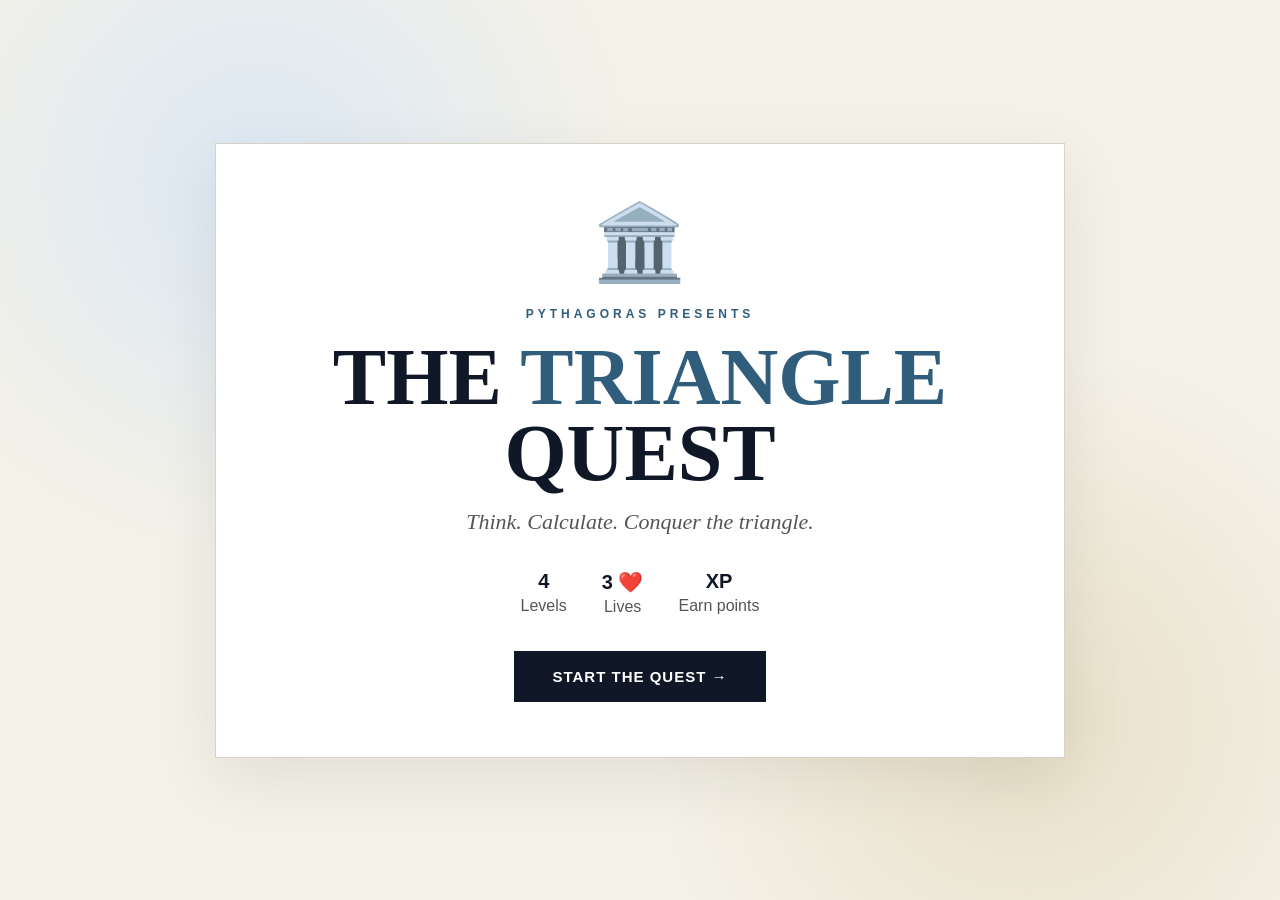
<file: index.html>
<!DOCTYPE html>
<html lang="en">
<head>
<meta charset="UTF-8">
<meta name="viewport" content="width=device-width, initial-scale=1.0">

<title>Pythagoras — The Triangle Quest</title>

<style>
    * {
        box-sizing: border-box;
        margin: 0;
        padding: 0;
    }

    body {
        font-family: Arial, Helvetica, sans-serif;
        background: #f4f1e8;
        color: #101828;
        min-height: 100vh;
    }

    button,
    input {
        font-family: inherit;
    }

    /* =========================
       START SCREEN
    ========================= */

    .screen {
        min-height: 100vh;
        display: none;
    }

    .screen.active {
        display: flex;
    }

    #startScreen {
        align-items: center;
        justify-content: center;
        padding: 30px;
        background:
            radial-gradient(circle at 20% 20%, #dbe8f4 0, transparent 30%),
            radial-gradient(circle at 80% 80%, #e8dfc7 0, transparent 30%),
            #f4f1e8;
    }

    .start-card {
        width: 100%;
        max-width: 850px;
        background: white;
        border: 1px solid #d8d3c7;
        padding: 55px;
        text-align: center;
        box-shadow: 0 20px 60px rgba(0,0,0,0.08);
    }

    .eyebrow {
        font-size: 12px;
        letter-spacing: 4px;
        color: #315d7c;
        font-weight: bold;
        margin-bottom: 18px;
    }

    .start-card h1 {
        font-family: Georgia, serif;
        font-size: clamp(42px, 8vw, 80px);
        line-height: 0.95;
        margin-bottom: 18px;
    }

    .start-card h1 span {
        color: #315d7c;
    }

    .subtitle {
        font-family: Georgia, serif;
        font-size: 22px;
        font-style: italic;
        margin-bottom: 35px;
        color: #555;
    }

    .pythagoras-face {
        font-size: 75px;
        margin-bottom: 20px;
    }

    .start-info {
        display: flex;
        justify-content: center;
        gap: 35px;
        flex-wrap: wrap;
        margin-bottom: 35px;
        color: #555;
    }

    .start-info strong {
        display: block;
        color: #101828;
        font-size: 20px;
        margin-bottom: 4px;
    }

    .start-button {
        border: none;
        background: #101828;
        color: white;
        padding: 17px 38px;
        font-size: 15px;
        font-weight: bold;
        letter-spacing: 1px;
        cursor: pointer;
        transition: 0.2s;
    }

    .start-button:hover {
        background: #315d7c;
        transform: translateY(-2px);
    }

    /* =========================
       GAME SCREEN
    ========================= */

    #gameScreen {
        flex-direction: column;
        background: #f4f1e8;
    }

    .topbar {
        width: 100%;
        background: #101828;
        color: white;
        padding: 15px 25px;
        display: flex;
        justify-content: space-between;
        align-items: center;
        gap: 20px;
        flex-wrap: wrap;
    }

    .logo {
        font-family: Georgia, serif;
        font-size: 20px;
    }

    .stats {
        display: flex;
        gap: 25px;
        font-size: 14px;
        font-weight: bold;
    }

    .game-container {
        width: 100%;
        max-width: 1000px;
        margin: auto;
        padding: 35px 20px 50px;
    }

    .progress-area {
        margin-bottom: 25px;
    }

    .progress-top {
        display: flex;
        justify-content: space-between;
        margin-bottom: 8px;
        font-size: 13px;
        font-weight: bold;
        color: #555;
    }

    .progress-bar {
        height: 8px;
        background: #ddd8cc;
        overflow: hidden;
    }

    .progress-fill {
        height: 100%;
        width: 25%;
        background: #315d7c;
        transition: width 0.3s;
    }

    .question-card {
        background: white;
        border: 1px solid #d8d3c7;
        padding: 45px;
        text-align: center;
        box-shadow: 0 15px 40px rgba(0,0,0,0.06);
    }

    .level-label {
        color: #315d7c;
        font-size: 12px;
        font-weight: bold;
        letter-spacing: 3px;
        margin-bottom: 15px;
    }

    .question-card h2 {
        font-family: Georgia, serif;
        font-size: clamp(28px, 5vw, 45px);
        margin-bottom: 30px;
    }

    .triangle {
        position: relative;
        width: 230px;
        height: 180px;
        margin: 10px auto 35px;
    }

    .triangle svg {
        width: 100%;
        height: 100%;
    }

    .answers {
        display: grid;
        grid-template-columns: repeat(2, minmax(0, 1fr));
        gap: 15px;
        max-width: 550px;
        margin: auto;
    }

    .answer-button {
        background: #f8f6f0;
        border: 2px solid #d8d3c7;
        padding: 17px;
        font-size: 17px;
        font-weight: bold;
        cursor: pointer;
        transition: 0.2s;
    }

    .answer-button:hover {
        border-color: #315d7c;
        background: #edf3f7;
    }

    .answer-button.correct {
        background: #dcefe2;
        border-color: #4d8a61;
    }

    .answer-button.wrong {
        background: #f5dddd;
        border-color: #a84d4d;
    }

    .number-input {
        display: block;
        width: 220px;
        margin: 0 auto 15px;
        padding: 15px;
        text-align: center;
        border: 2px solid #d8d3c7;
        font-size: 20px;
        outline: none;
    }

    .number-input:focus {
        border-color: #315d7c;
    }

    .submit-button {
        border: none;
        background: #101828;
        color: white;
        padding: 15px 30px;
        font-weight: bold;
        cursor: pointer;
    }

    .submit-button:hover {
        background: #315d7c;
    }

    .formula {
        font-family: Georgia, serif;
        font-size: 45px;
        margin: 30px 0;
        color: #315d7c;
    }

    .feedback {
        min-height: 30px;
        margin-top: 25px;
        font-weight: bold;
        font-size: 17px;
    }

    .feedback.correct-text {
        color: #3f7951;
    }

    .feedback.wrong-text {
        color: #a84d4d;
    }

    .next-button {
        display: none;
        margin: 20px auto 0;
        border: none;
        background: #315d7c;
        color: white;
        padding: 14px 30px;
        font-weight: bold;
        cursor: pointer;
    }

    /* =========================
       RESULT SCREEN
    ========================= */

    #resultScreen {
        align-items: center;
        justify-content: center;
        padding: 30px;
        text-align: center;
        background:
            radial-gradient(circle at 30% 20%, #dbe8f4 0, transparent 30%),
            #f4f1e8;
    }

    .result-card {
        width: 100%;
        max-width: 650px;
        background: white;
        border: 1px solid #d8d3c7;
        padding: 55px 35px;
        box-shadow: 0 20px 60px rgba(0,0,0,0.08);
    }

    .result-emoji {
        font-size: 75px;
        margin-bottom: 15px;
    }

    .result-card h1 {
        font-family: Georgia, serif;
        font-size: 48px;
        margin-bottom: 15px;
    }

    .result-score {
        font-size: 28px;
        font-weight: bold;
        color: #315d7c;
        margin: 20px 0;
    }

    .result-card p {
        color: #666;
        margin-bottom: 30px;
    }

    /* =========================
       RESPONSIVE
    ========================= */

    @media (max-width: 650px) {

        .start-card {
            padding: 35px 20px;
        }

        .stats {
            width: 100%;
            justify-content: space-between;
            gap: 10px;
        }

        .topbar {
            padding: 14px 15px;
        }

        .question-card {
            padding: 30px 18px;
        }

        .answers {
            grid-template-columns: 1fr;
        }

        .formula {
            font-size: 34px;
        }
    }
</style>
</head>


<body>

<!-- =========================
     START SCREEN
========================= -->

<section id="startScreen" class="screen active">

    <div class="start-card">

        <div class="pythagoras-face">🏛️</div>

        <div class="eyebrow">
            PYTHAGORAS PRESENTS
        </div>

        <h1>
            THE <span>TRIANGLE</span><br>
            QUEST
        </h1>

        <div class="subtitle">
            Think. Calculate. Conquer the triangle.
        </div>

        <div class="start-info">

            <div>
                <strong>4</strong>
                Levels
            </div>

            <div>
                <strong>3 ❤️</strong>
                Lives
            </div>

            <div>
                <strong>XP</strong>
                Earn points
            </div>

        </div>

        <button class="start-button" onclick="startGame()">
            START THE QUEST →
        </button>

    </div>

</section>


<!-- =========================
     GAME SCREEN
========================= -->

<section id="gameScreen" class="screen">

    <div class="topbar">

        <div class="logo">
            PYTHAGORAS
        </div>

        <div class="stats">

            <div>
                ❤️ <span id="lives">3</span>
            </div>

            <div>
                ⭐ <span id="xp">0</span> XP
            </div>

            <div>
                🔥 <span id="streak">0</span>
            </div>

        </div>

    </div>


    <div class="game-container">

        <div class="progress-area">

            <div class="progress-top">
                <span id="levelText">LEVEL 1 / 4</span>
                <span id="scoreText">SCORE: 0</span>
            </div>

            <div class="progress-bar">
                <div class="progress-fill" id="progressFill"></div>
            </div>

        </div>


        <div class="question-card">

            <div class="level-label" id="levelLabel">
                LEVEL 1
            </div>

            <h2 id="question">
                Loading...
            </h2>

            <div id="questionContent"></div>

            <div id="feedback" class="feedback"></div>

            <button
                id="nextButton"
                class="next-button"
                onclick="nextLevel()">
                NEXT →
            </button>

        </div>

    </div>

</section>


<!-- =========================
     RESULT SCREEN
========================= -->

<section id="resultScreen" class="screen">

    <div class="result-card">

        <div class="result-emoji" id="resultEmoji">
            🏆
        </div>

        <h1 id="resultTitle">
            Quest Complete!
        </h1>

        <div class="result-score">
            <span id="finalScore">0</span> points
        </div>

        <p id="resultMessage">
            You survived the Triangle Quest.
        </p>

        <button class="start-button" onclick="restartGame()">
            PLAY AGAIN →
        </button>

    </div>

</section>


<script>

/* =========================================
   GAME VARIABLES
========================================= */

let currentLevel = 1;
let score = 0;
let xp = 0;
let lives = 3;
let streak = 0;

let answered = false;
let currentAnswer = null;


/* =========================================
   START GAME
========================================= */

function startGame() {

    currentLevel = 1;
    score = 0;
    xp = 0;
    lives = 3;
    streak = 0;

    document.getElementById("startScreen").classList.remove("active");
    document.getElementById("resultScreen").classList.remove("active");
    document.getElementById("gameScreen").classList.add("active");

    updateStats();
    loadLevel();

}


/* =========================================
   LOAD LEVEL
========================================= */

function loadLevel() {

    answered = false;
    currentAnswer = null;

    document.getElementById("feedback").textContent = "";
    document.getElementById("feedback").className = "feedback";

    document.getElementById("nextButton").style.display = "none";

    document.getElementById("levelText").textContent =
        "LEVEL " + currentLevel + " / 4";

    document.getElementById("levelLabel").textContent =
        "LEVEL " + currentLevel;

    document.getElementById("progressFill").style.width =
        ((currentLevel - 1) / 4 * 100) + "%";


    if (currentLevel === 1) {

        levelOne();

    } else if (currentLevel === 2) {

        levelTwo();

    } else if (currentLevel === 3) {

        levelThree();

    } else if (currentLevel === 4) {

        levelFour();

    }

}


/* =========================================
   LEVEL 1
========================================= */

function levelOne() {

    document.getElementById("question").textContent =
        "A triangle has sides 3 cm and 4 cm. What is the hypotenuse?";

    currentAnswer = 5;

    document.getElementById("questionContent").innerHTML = `

        <div class="triangle">

            <svg viewBox="0 0 230 180">

                <polygon
                    points="35,150 35,30 200,150"
                    fill="none"
                    stroke="#315d7c"
                    stroke-width="4"/>

                <text
                    x="18"
                    y="95"
                    font-size="16"
                    fill="#101828">
                    3
                </text>

                <text
                    x="112"
                    y="170"
                    font-size="16"
                    fill="#101828">
                    4
                </text>

                <text
                    x="115"
                    y="80"
                    font-size="16"
                    fill="#315d7c">
                    ?
                </text>

            </svg>

        </div>

        <div class="answers">

            <button class="answer-button"
                onclick="answerMultipleChoice(4, this)">
                4 cm
            </button>

            <button class="answer-button"
                onclick="answerMultipleChoice(5, this)">
                5 cm
            </button>

            <button class="answer-button"
                onclick="answerMultipleChoice(6, this)">
                6 cm
            </button>

            <button class="answer-button"
                onclick="answerMultipleChoice(7, this)">
                7 cm
            </button>

        </div>
    `;
}


/* =========================================
   LEVEL 2
========================================= */

function levelTwo() {

    const triangles = [
        {a: 3, b: 4, c: 5},
        {a: 5, b: 12, c: 13},
        {a: 6, b: 8, c: 10},
        {a: 8, b: 15, c: 17}
    ];

    const triangle =
        triangles[Math.floor(Math.random() * triangles.length)];

    currentAnswer = triangle.c;

    document.getElementById("question").textContent =
        "Find the hypotenuse.";

    document.getElementById("questionContent").innerHTML = `

        <div class="formula">
            ${triangle.a}² + ${triangle.b}² = c²
        </div>

        <p style="margin-bottom:25px;color:#666;">
            What is <strong>c</strong>?
        </p>

        <input
            id="answerInput"
            class="number-input"
            type="number"
            placeholder="Enter c">

        <button
            class="submit-button"
            onclick="checkInputAnswer()">
            CHECK ANSWER
        </button>

    `;

    document.getElementById("answerInput").focus();
}


/* =========================================
   LEVEL 3
========================================= */

function levelThree() {

    const triangles = [
        {a: 5, b: 12, c: 13},
        {a: 8, b: 15, c: 17},
        {a: 7, b: 24, c: 25},
        {a: 9, b: 12, c: 15}
    ];

    const triangle =
        triangles[Math.floor(Math.random() * triangles.length)];

    currentAnswer = triangle.b;

    document.getElementById("question").textContent =
        "One side is missing. Find it.";

    document.getElementById("questionContent").innerHTML = `

        <div class="formula">
            ${triangle.a}² + ?² = ${triangle.c}²
        </div>

        <p style="margin-bottom:25px;color:#666;">
            What is the missing side?
        </p>

        <input
            id="answerInput"
            class="number-input"
            type="number"
            placeholder="Enter answer">

        <button
            class="submit-button"
            onclick="checkInputAnswer()">
            CHECK ANSWER
        </button>

    `;

    document.getElementById("answerInput").focus();
}


/* =========================================
   LEVEL 4
========================================= */

function levelFour() {

    currentAnswer = "a²+b²=c²";

    document.getElementById("question").textContent =
        "Complete Pythagoras' famous formula.";

    document.getElementById("questionContent").innerHTML = `

        <div class="formula">
            a² + b² = ?
        </div>

        <div class="answers">

            <button class="answer-button"
                onclick="answerFormula('c²', this)">
                c²
            </button>

            <button class="answer-button"
                onclick="answerFormula('a²', this)">
                a²
            </button>

            <button class="answer-button"
                onclick="answerFormula('b²', this)">
                b²
            </button>

            <button class="answer-button"
                onclick="answerFormula('2c', this)">
                2c
            </button>

        </div>
    `;
}


/* =========================================
   MULTIPLE CHOICE
========================================= */

function answerMultipleChoice(answer, button) {

    if (answered) return;

    answered = true;

    if (answer === currentAnswer) {

        button.classList.add("correct");

        correctAnswer();

    } else {

        button.classList.add("wrong");

        wrongAnswer();

    }
}


/* =========================================
   FORMULA
========================================= */

function answerFormula(answer, button) {

    if (answered) return;

    answered = true;

    if (answer === "c²") {

        button.classList.add("correct");

        correctAnswer();

    } else {

        button.classList.add("wrong");

        wrongAnswer();

    }
}


/* =========================================
   INPUT ANSWER
========================================= */

function checkInputAnswer() {

    if (answered) return;

    const input =
        document.getElementById("answerInput");

    const value =
        Number(input.value);

    if (input.value.trim() === "") {

        document.getElementById("feedback").textContent =
            "Enter an answer first.";

        return;
    }

    answered = true;

    if (value === currentAnswer) {

        correctAnswer();

    } else {

        wrongAnswer();

    }
}


/* =========================================
   CORRECT ANSWER
========================================= */

function correctAnswer() {

    const bonus = streak * 5;
    const points = 100 + bonus;

    score += points;
    xp += points;

    streak++;

    updateStats();

    const feedback =
        document.getElementById("feedback");

    feedback.textContent =
        "✓ Correct! +" + points + " XP";

    feedback.className =
        "feedback correct-text";

    document.getElementById("nextButton").style.display =
        "block";

    if (currentLevel === 4) {

        document.getElementById("nextButton").textContent =
            "SEE RESULTS →";

    }
}


/* =========================================
   WRONG ANSWER
========================================= */

function wrongAnswer() {

    lives--;
    streak = 0;

    updateStats();

    const feedback =
        document.getElementById("feedback");

    feedback.textContent =
        "✕ Not quite. The correct answer was " +
        formatAnswer(currentAnswer) + ".";

    feedback.className =
        "feedback wrong-text";

    if (lives <= 0) {

        setTimeout(function() {

            showResults(false);

        }, 900);

        return;
    }

    document.getElementById("nextButton").style.display =
        "block";

    if (currentLevel === 4) {

        document.getElementById("nextButton").textContent =
            "SEE RESULTS →";

    }
}


/* =========================================
   FORMAT ANSWER
========================================= */

function formatAnswer(answer) {

    if (answer === 5) return "5 cm";

    if (answer === 13) return "13";

    if (answer === 10) return "10";

    if (answer === 17) return "17";

    if (answer === 15) return "15";

    if (answer === 12) return "12";

    if (answer === 24) return "24";

    if (answer === 25) return "25";

    if (answer === "a²+b²=c²")
        return "a² + b² = c²";

    return answer;

}


/* =========================================
   NEXT LEVEL
========================================= */

function nextLevel() {

    if (currentLevel >= 4) {

        showResults(true);

        return;
    }

    currentLevel++;

    loadLevel();

}


/* =========================================
   UPDATE STATS
========================================= */

function updateStats() {

    document.getElementById("lives").textContent =
        lives;

    document.getElementById("xp").textContent =
        xp;

    document.getElementById("streak").textContent =
        streak;

    document.getElementById("scoreText").textContent =
        "SCORE: " + score;

}


/* =========================================
   RESULTS
========================================= */

function showResults(victory) {

    document.getElementById("gameScreen")
        .classList.remove("active");

    document.getElementById("resultScreen")
        .classList.add("active");

    document.getElementById("finalScore")
        .textContent = score;

    if (victory) {

        document.getElementById("resultEmoji")
            .textContent = "🏆";

        document.getElementById("resultTitle")
            .textContent = "Quest Complete!";

        document.getElementById("resultMessage")
            .textContent =
            "You conquered the four levels of the Triangle Quest. Pythagoras would approve.";

    } else {

        document.getElementById("resultEmoji")
            .textContent = "📐";

        document.getElementById("resultTitle")
            .textContent = "Game Over";

        document.getElementById("resultMessage")
            .textContent =
            "The triangles won this round. Try again and beat your score.";

    }

}


/* =========================================
   RESTART
========================================= */

function restartGame() {

    document.getElementById("resultScreen")
        .classList.remove("active");

    document.getElementById("startScreen")
        .classList.add("active");

}

</script>

</body>
</html>
</file>
